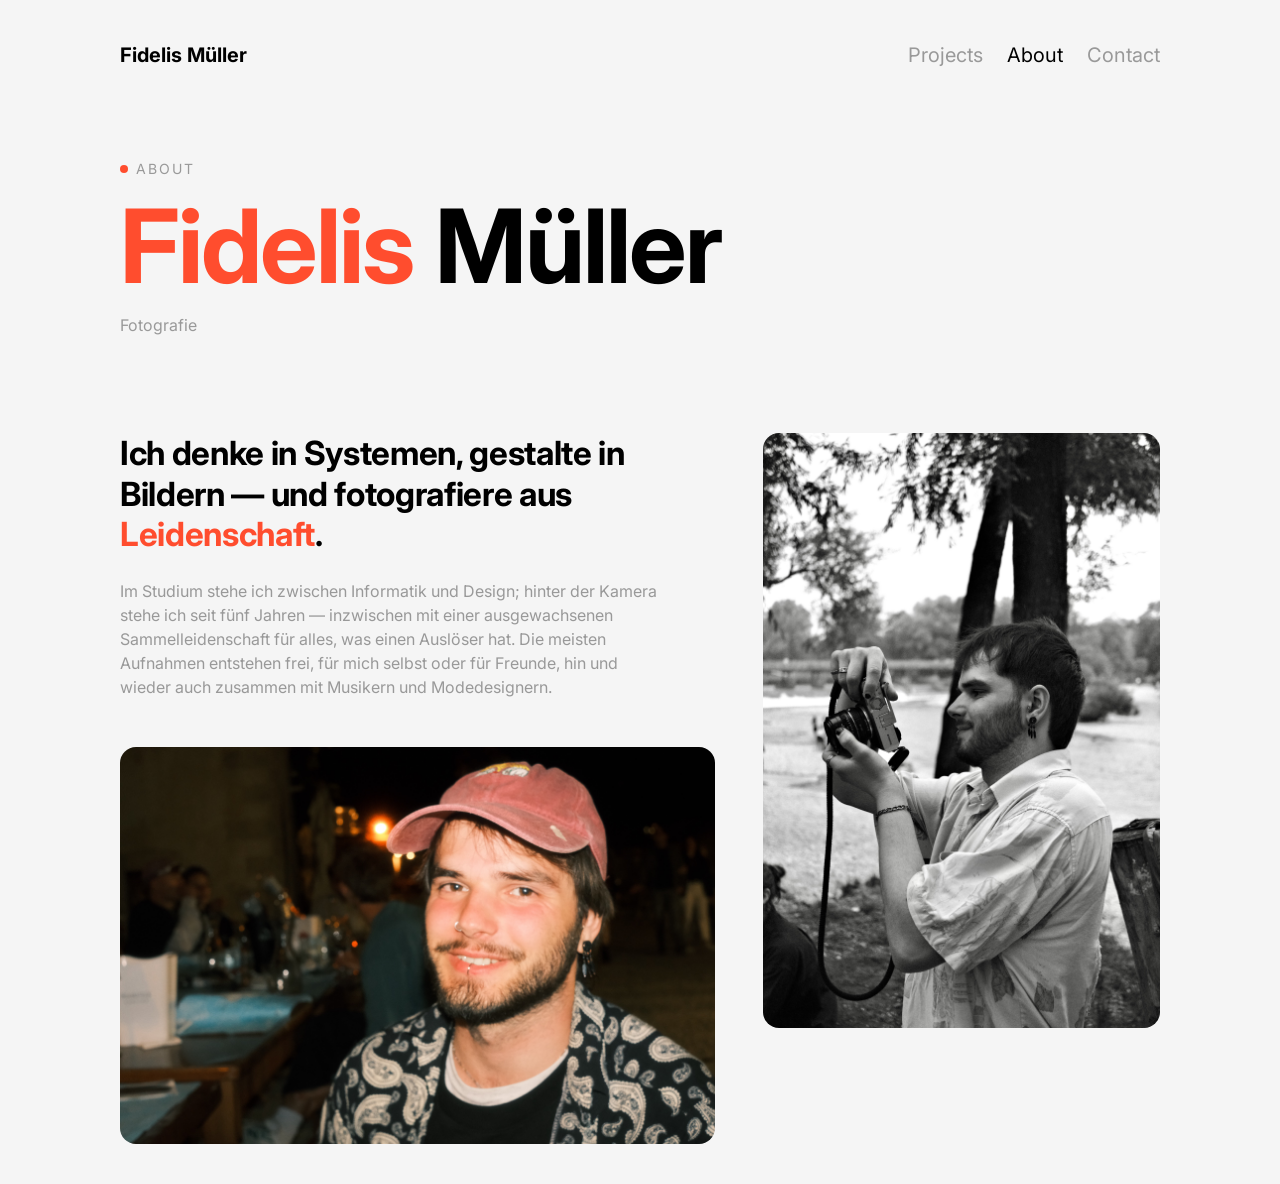
<file: index.html>
<!DOCTYPE html>
<html lang="en">
<head>
  <meta charset="UTF-8">
  <meta name="viewport" content="width=device-width, initial-scale=1.0">
  <title>Fidelis Müller — About</title>
  <link rel="preconnect" href="https://fonts.googleapis.com">
  <link rel="preconnect" href="https://fonts.gstatic.com" crossorigin>
  <link href="https://fonts.googleapis.com/css2?family=Inter:wght@400;700&display=swap" rel="stylesheet">
  <link rel="stylesheet" href="tokens.css">
  <link rel="stylesheet" href="concept.css">
</head>
<body>
  <div class="progress" aria-hidden="true"></div>

  <div class="canvas">
    <header class="header">
      <a class="header__logo" href="index.html">Fidelis Müller</a>
      <nav class="nav">
        <a class="nav__link" href="projects.html">Projects</a>
        <a class="nav__link nav__link--active" href="index.html">About</a>
        <a class="nav__link" href="contact.html">Contact</a>
      </nav>
    </header>

    <main class="concept">
      <section class="hero reveal">
        <span class="kicker">About</span>
        <h1 class="hero__title">
          <span class="accent">Fidelis</span>
          <span>Müller</span>
        </h1>
        <p class="hero__sub">Fotografie</p>
      </section>

      <section class="about">
        <div class="about__col reveal">
          <div class="about-text">
            <p class="lead">
              Ich denke in Systemen, gestalte in Bildern — und fotografiere aus
              <span class="accent">Leidenschaft</span>.
            </p>
            <p class="prose">
              Im Studium stehe ich zwischen Informatik und Design; hinter der
              Kamera stehe ich seit fünf Jahren — inzwischen mit einer
              ausgewachsenen Sammelleidenschaft für alles, was einen Auslöser hat.
              Die meisten Aufnahmen entstehen frei, für mich selbst oder für
              Freunde, hin und wieder auch zusammen mit Musikern und Modedesignern.
            </p>
          </div>
          <figure class="media media--wide">
            <div class="media__frame"><img class="media__img" src="images/about/02.jpg" alt="" loading="lazy" onerror="this.remove()"></div>
          </figure>
        </div>

        <figure class="media media--tall reveal">
          <div class="media__frame"><img class="media__img" src="images/about/01.jpg" alt="" loading="lazy" onerror="this.remove()"></div>
        </figure>
      </section>
    </main>
  </div>

  <script src="concept.js"></script>
</body>
</html>
</file>
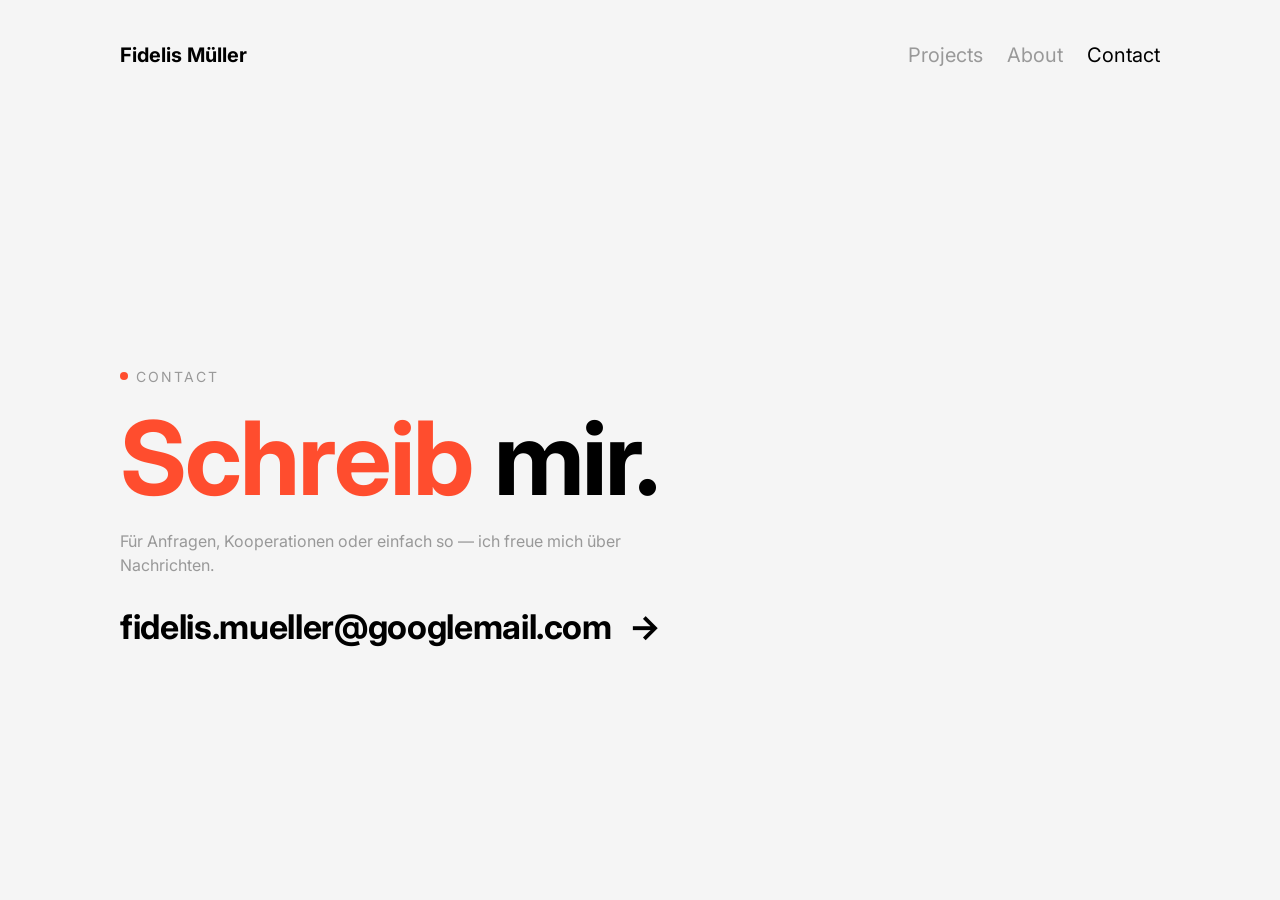
<file: contact.html>
<!DOCTYPE html>
<html lang="en">
<head>
  <meta charset="UTF-8">
  <meta name="viewport" content="width=device-width, initial-scale=1.0">
  <title>Fidelis Müller — Contact</title>
  <link rel="preconnect" href="https://fonts.googleapis.com">
  <link rel="preconnect" href="https://fonts.gstatic.com" crossorigin>
  <link href="https://fonts.googleapis.com/css2?family=Inter:wght@400;700&display=swap" rel="stylesheet">
  <link rel="stylesheet" href="tokens.css">
  <link rel="stylesheet" href="concept.css">
</head>
<body>
  <div class="progress" aria-hidden="true"></div>

  <div class="canvas">
    <header class="header">
      <a class="header__logo" href="index.html">Fidelis Müller</a>
      <nav class="nav">
        <a class="nav__link" href="projects.html">Projects</a>
        <a class="nav__link" href="index.html">About</a>
        <a class="nav__link nav__link--active" href="contact.html">Contact</a>
      </nav>
    </header>

    <main class="concept contact">
      <div class="contact__inner reveal">
        <span class="kicker">Contact</span>
        <h1 class="hero__title"><span class="accent">Schreib</span> mir.</h1>
        <p class="contact__lead">Für Anfragen, Kooperationen oder einfach so — ich freue mich über Nachrichten.</p>
        <a class="contact__mail" href="mailto:fidelis.mueller@googlemail.com">fidelis.mueller@googlemail.com&nbsp;<span class="contact__arrow">→</span></a>
      </div>
    </main>
  </div>

  <script src="concept.js"></script>
</body>
</html>
</file>
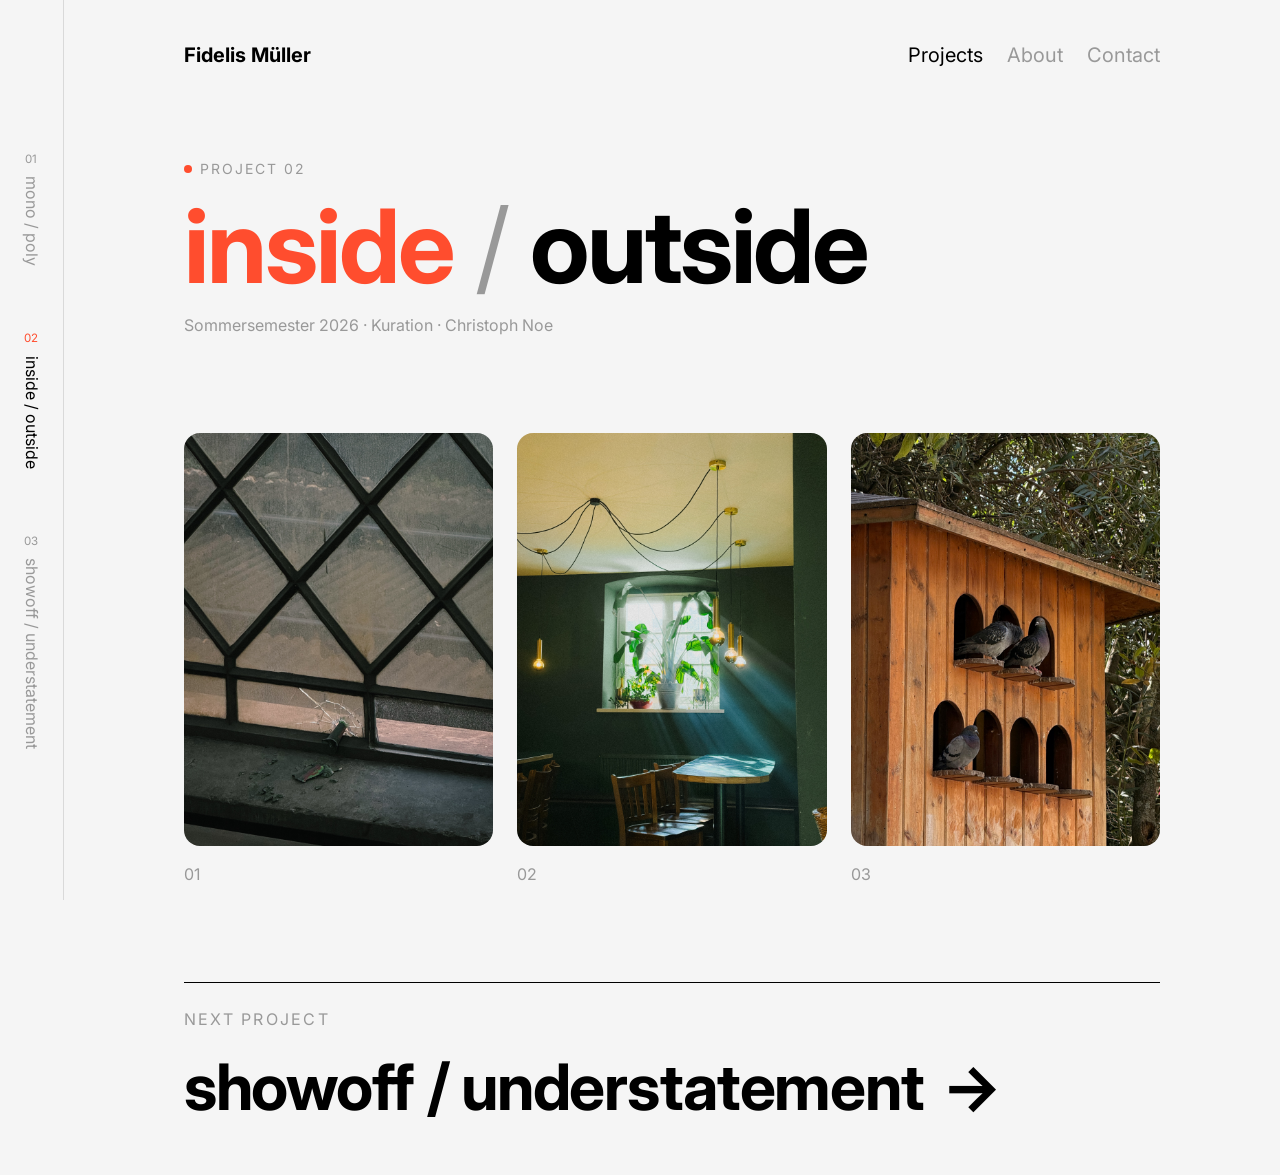
<file: inside-outside.html>
<!DOCTYPE html>
<html lang="en">
<head>
  <meta charset="UTF-8">
  <meta name="viewport" content="width=device-width, initial-scale=1.0">
  <title>Fidelis Müller — inside / outside</title>
  <link rel="preconnect" href="https://fonts.googleapis.com">
  <link rel="preconnect" href="https://fonts.gstatic.com" crossorigin>
  <link href="https://fonts.googleapis.com/css2?family=Inter:wght@400;700&display=swap" rel="stylesheet">
  <link rel="stylesheet" href="tokens.css">
  <link rel="stylesheet" href="concept.css">
</head>
<body>
  <div class="progress" aria-hidden="true"></div>

  <div class="canvas">
    <header class="header">
      <a class="header__logo" href="index.html">Fidelis Müller</a>
      <nav class="nav">
        <a class="nav__link nav__link--active" href="projects.html">Projects</a>
        <a class="nav__link" href="index.html">About</a>
        <a class="nav__link" href="contact.html">Contact</a>
      </nav>
    </header>

    <nav class="project-switch" aria-label="Projects">
      <a class="project-switch__item" href="mono-poly.html"><span class="project-switch__num">01</span><span>mono / poly</span></a>
      <a class="project-switch__item project-switch__item--active" aria-current="page" href="inside-outside.html"><span class="project-switch__num">02</span><span>inside / outside</span></a>
      <a class="project-switch__item" href="showoff-understatement.html"><span class="project-switch__num">03</span><span>showoff / understatement</span></a>
    </nav>

    <main class="concept">
      <section class="hero reveal">
        <span class="kicker">Project 02</span>
        <h1 class="hero__title">
          <span class="accent">inside</span>
          <span class="slash">/</span>
          <span>outside</span>
        </h1>
        <p class="hero__sub">Sommersemester 2026 · Kuration · Christoph Noe</p>
      </section>

      <section class="gallery">
        <div class="media-pair">
          <figure class="media media--portrait reveal">
            <div class="media__frame"><img class="media__img" src="images/inside-outside/01.jpg" alt="" loading="lazy" onerror="this.remove()"></div>
            <figcaption class="media__cap"><span class="num">01</span></figcaption>
          </figure>
          <figure class="media media--portrait reveal">
            <div class="media__frame"><img class="media__img" src="images/inside-outside/02.jpg" alt="" loading="lazy" onerror="this.remove()"></div>
            <figcaption class="media__cap"><span class="num">02</span></figcaption>
          </figure>
          <figure class="media media--portrait reveal">
            <div class="media__frame"><img class="media__img" src="images/inside-outside/03.jpg" alt="" loading="lazy" onerror="this.remove()"></div>
            <figcaption class="media__cap"><span class="num">03</span></figcaption>
          </figure>
        </div>
      </section>

      <a class="next reveal" href="showoff-understatement.html">
        <span class="next__label">Next project</span>
        <span class="next__title">showoff / understatement <span class="next__arrow">→</span></span>
      </a>
    </main>
  </div>

  <script src="concept.js"></script>
</body>
</html>
</file>
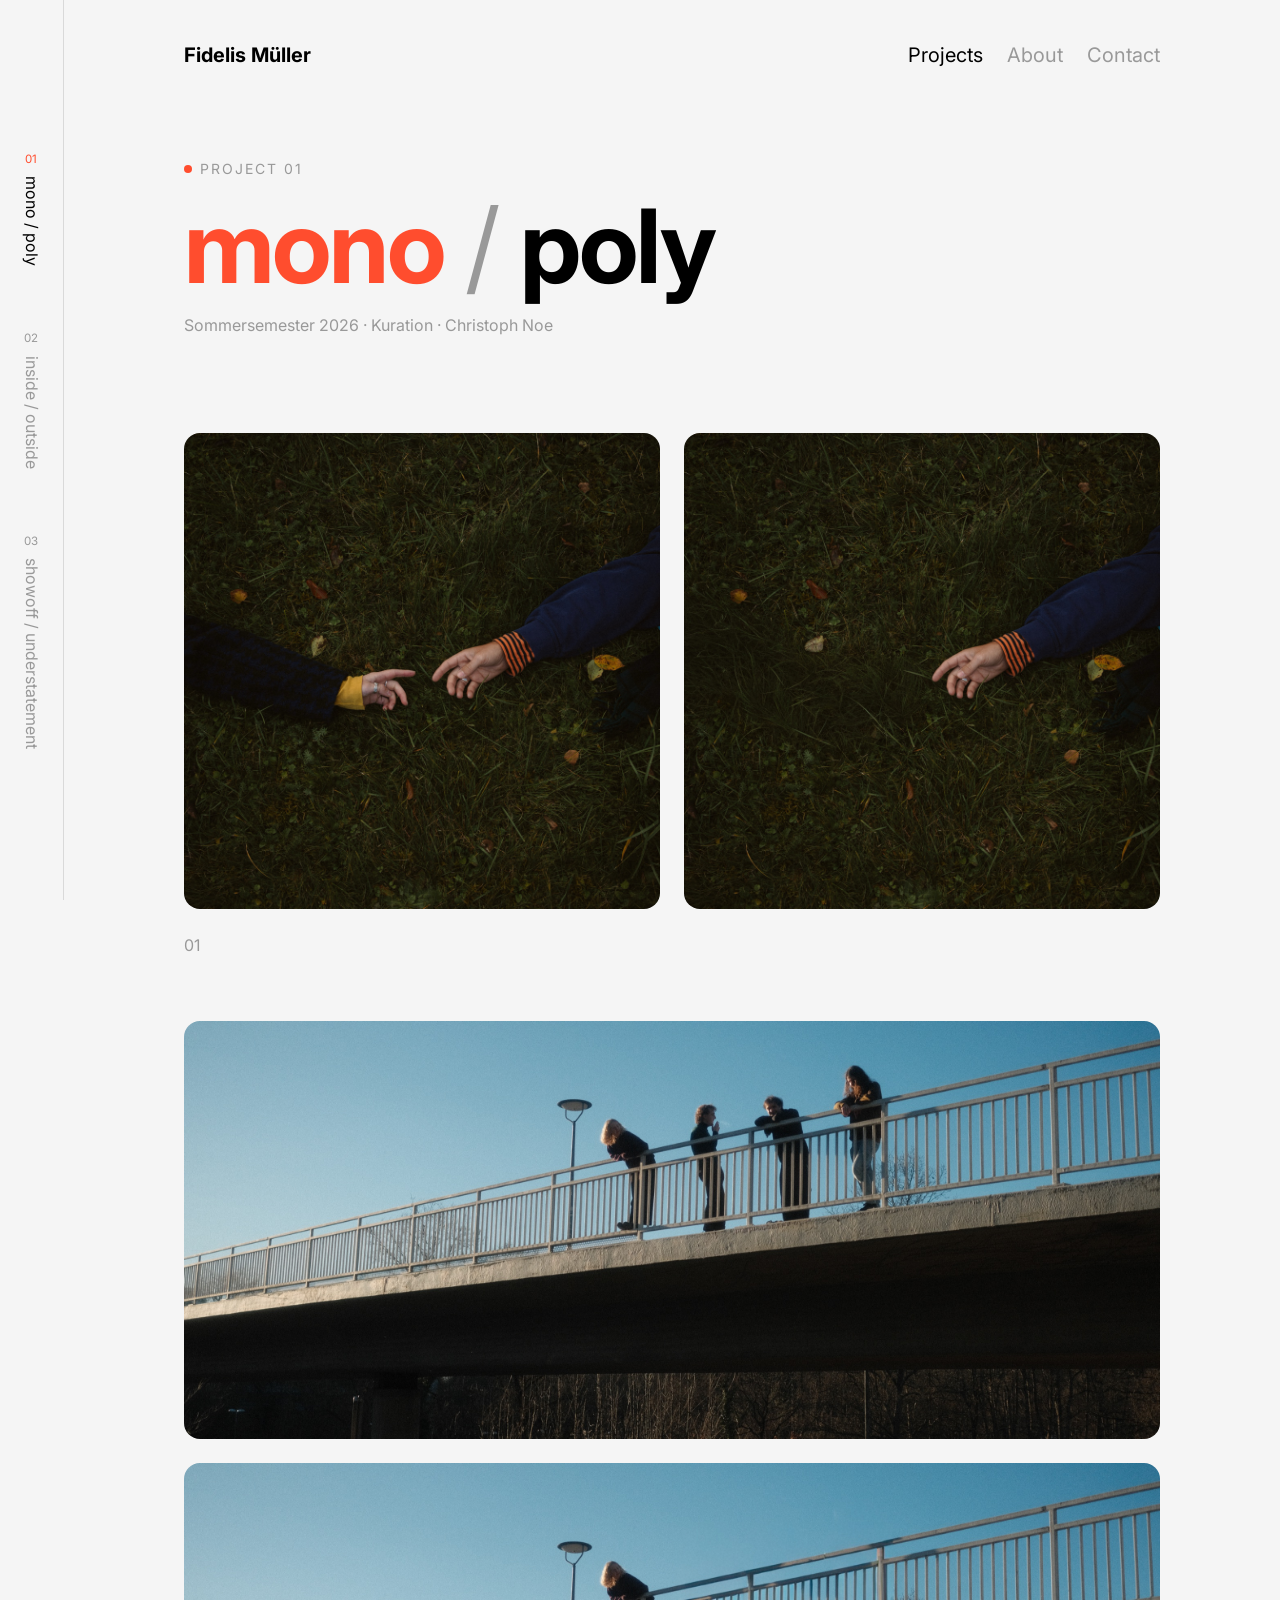
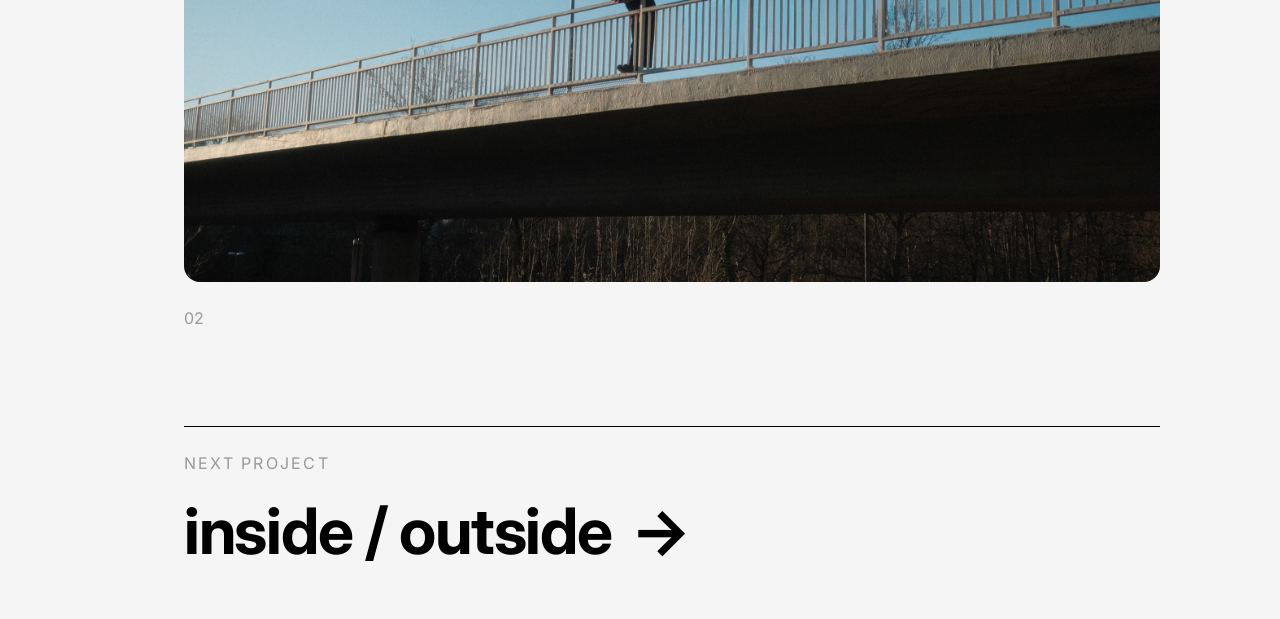
<file: mono-poly.html>
<!DOCTYPE html>
<html lang="en">
<head>
  <meta charset="UTF-8">
  <meta name="viewport" content="width=device-width, initial-scale=1.0">
  <title>Fidelis Müller — mono / poly</title>
  <link rel="preconnect" href="https://fonts.googleapis.com">
  <link rel="preconnect" href="https://fonts.gstatic.com" crossorigin>
  <link href="https://fonts.googleapis.com/css2?family=Inter:wght@400;700&display=swap" rel="stylesheet">
  <link rel="stylesheet" href="tokens.css">
  <link rel="stylesheet" href="concept.css">
</head>
<body>
  <div class="progress" aria-hidden="true"></div>

  <div class="canvas">
    <header class="header">
      <a class="header__logo" href="index.html">Fidelis Müller</a>
      <nav class="nav">
        <a class="nav__link nav__link--active" href="projects.html">Projects</a>
        <a class="nav__link" href="index.html">About</a>
        <a class="nav__link" href="contact.html">Contact</a>
      </nav>
    </header>

    <nav class="project-switch" aria-label="Projects">
      <a class="project-switch__item project-switch__item--active" aria-current="page" href="mono-poly.html"><span class="project-switch__num">01</span><span>mono / poly</span></a>
      <a class="project-switch__item" href="inside-outside.html"><span class="project-switch__num">02</span><span>inside / outside</span></a>
      <a class="project-switch__item" href="showoff-understatement.html"><span class="project-switch__num">03</span><span>showoff / understatement</span></a>
    </nav>

    <main class="concept">
      <section class="hero reveal">
        <span class="kicker">Project 01</span>
        <h1 class="hero__title">
          <span class="accent">mono</span>
          <span class="slash">/</span>
          <span>poly</span>
        </h1>
        <p class="hero__sub">Sommersemester 2026 · Kuration · Christoph Noe</p>
      </section>

      <section class="gallery">
        <!-- Pair 01 — two squares, side by side -->
        <div class="pair-group reveal">
          <div class="media-pair">
            <figure class="media media--square">
              <div class="media__frame"><img class="media__img" src="images/mono-poly/01.jpg" alt="" loading="lazy" onerror="this.remove()"></div>
            </figure>
            <figure class="media media--square">
              <div class="media__frame"><img class="media__img" src="images/mono-poly/02.jpg" alt="" loading="lazy" onerror="this.remove()"></div>
            </figure>
          </div>
          <div class="media__cap"><span class="num">01</span></div>
        </div>

        <!-- Pair 02 — two panoramas, stacked -->
        <div class="pair-group reveal">
          <figure class="media media--pano">
            <div class="media__frame"><img class="media__img" src="images/mono-poly/03.jpg" alt="" loading="lazy" onerror="this.remove()"></div>
          </figure>
          <figure class="media media--pano">
            <div class="media__frame"><img class="media__img" src="images/mono-poly/04.jpg" alt="" loading="lazy" onerror="this.remove()"></div>
          </figure>
          <div class="media__cap"><span class="num">02</span></div>
        </div>
      </section>

      <a class="next reveal" href="inside-outside.html">
        <span class="next__label">Next project</span>
        <span class="next__title">inside / outside <span class="next__arrow">→</span></span>
      </a>
    </main>
  </div>

  <script src="concept.js"></script>
</body>
</html>
</file>
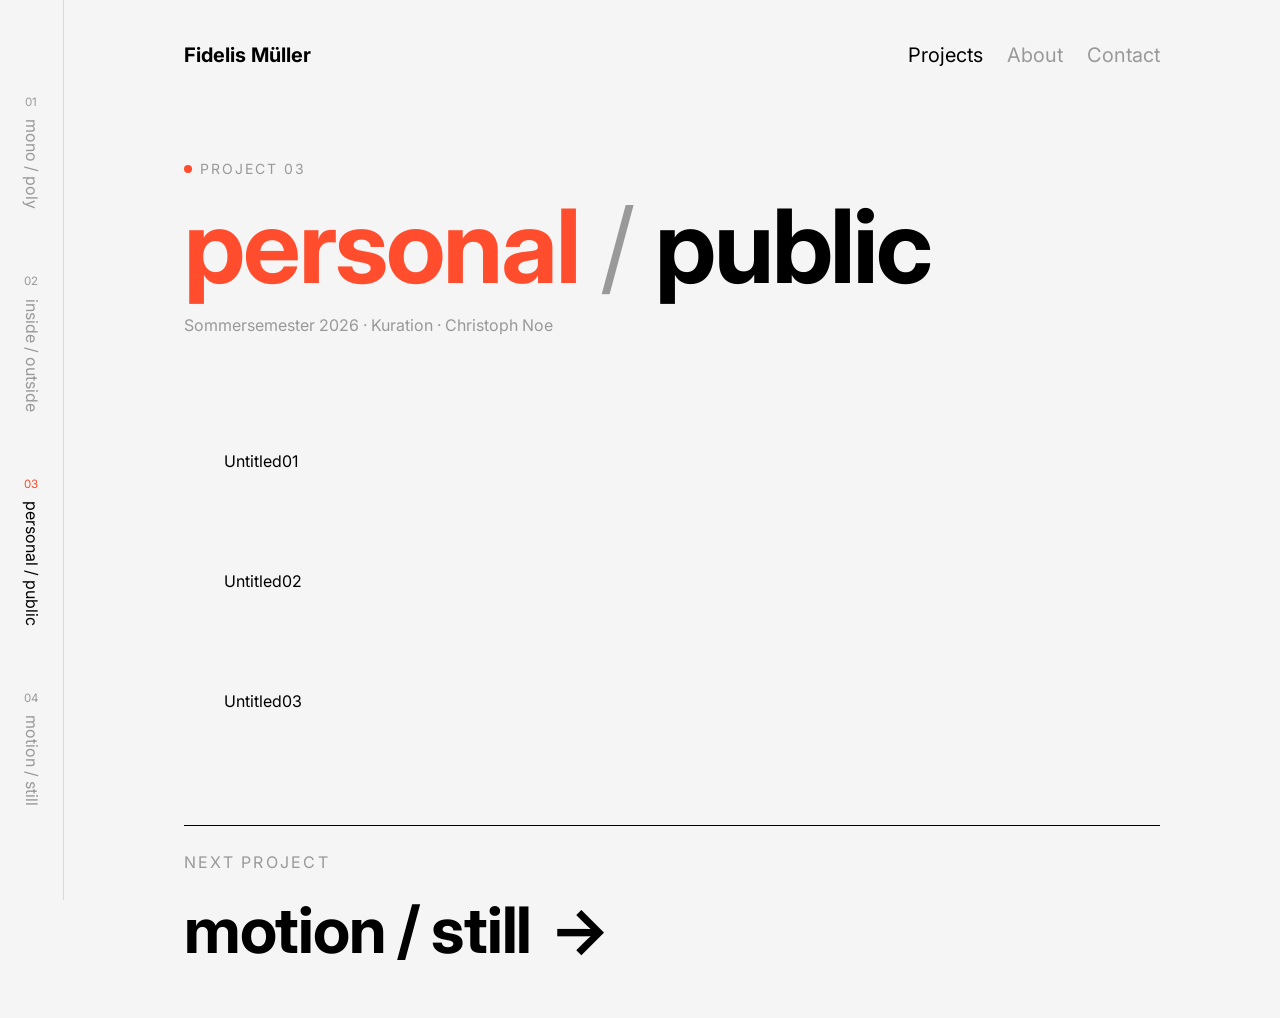
<file: personal-public.html>
<!DOCTYPE html>
<html lang="en">
<head>
  <meta charset="UTF-8">
  <meta name="viewport" content="width=device-width, initial-scale=1.0">
  <title>Fidelis Müller — personal / public</title>
  <link rel="preconnect" href="https://fonts.googleapis.com">
  <link rel="preconnect" href="https://fonts.gstatic.com" crossorigin>
  <link href="https://fonts.googleapis.com/css2?family=Inter:wght@400;700&display=swap" rel="stylesheet">
  <link rel="stylesheet" href="tokens.css">
  <link rel="stylesheet" href="concept.css">
</head>
<body>
  <div class="progress" aria-hidden="true"></div>

  <div class="canvas">
    <header class="header">
      <a class="header__logo" href="index.html">Fidelis Müller</a>
      <nav class="nav">
        <a class="nav__link nav__link--active" href="projects.html">Projects</a>
        <a class="nav__link" href="index.html">About</a>
        <a class="nav__link" href="contact.html">Contact</a>
      </nav>
    </header>

    <nav class="project-switch" aria-label="Projects">
      <a class="project-switch__item" href="mono-poly.html"><span class="project-switch__num">01</span><span>mono / poly</span></a>
      <a class="project-switch__item" href="inside-outside.html"><span class="project-switch__num">02</span><span>inside / outside</span></a>
      <a class="project-switch__item project-switch__item--active" aria-current="page" href="personal-public.html"><span class="project-switch__num">03</span><span>personal / public</span></a>
      <a class="project-switch__item" href="motion-still.html"><span class="project-switch__num">04</span><span>motion / still</span></a>
    </nav>

    <main class="concept">
      <section class="hero reveal">
        <span class="kicker">Project 03</span>
        <h1 class="hero__title">
          <span class="accent">personal</span>
          <span class="slash">/</span>
          <span>public</span>
        </h1>
        <p class="hero__sub">Sommersemester 2026 · Kuration · Christoph Noe</p>
      </section>

      <section class="gallery">
        <figure class="tile tile--1 reveal">
          <div class="tile__media"></div>
          <figcaption class="tile__cap"><span>Untitled</span><span class="num">01</span></figcaption>
        </figure>
        <figure class="tile tile--2 reveal">
          <div class="tile__media"></div>
          <figcaption class="tile__cap"><span>Untitled</span><span class="num">02</span></figcaption>
        </figure>
        <figure class="tile tile--3 reveal">
          <div class="tile__media"></div>
          <figcaption class="tile__cap"><span>Untitled</span><span class="num">03</span></figcaption>
        </figure>
      </section>

      <a class="next reveal" href="motion-still.html">
        <span class="next__label">Next project</span>
        <span class="next__title">motion / still <span class="next__arrow">→</span></span>
      </a>
    </main>
  </div>

  <script src="concept.js"></script>
</body>
</html>
</file>
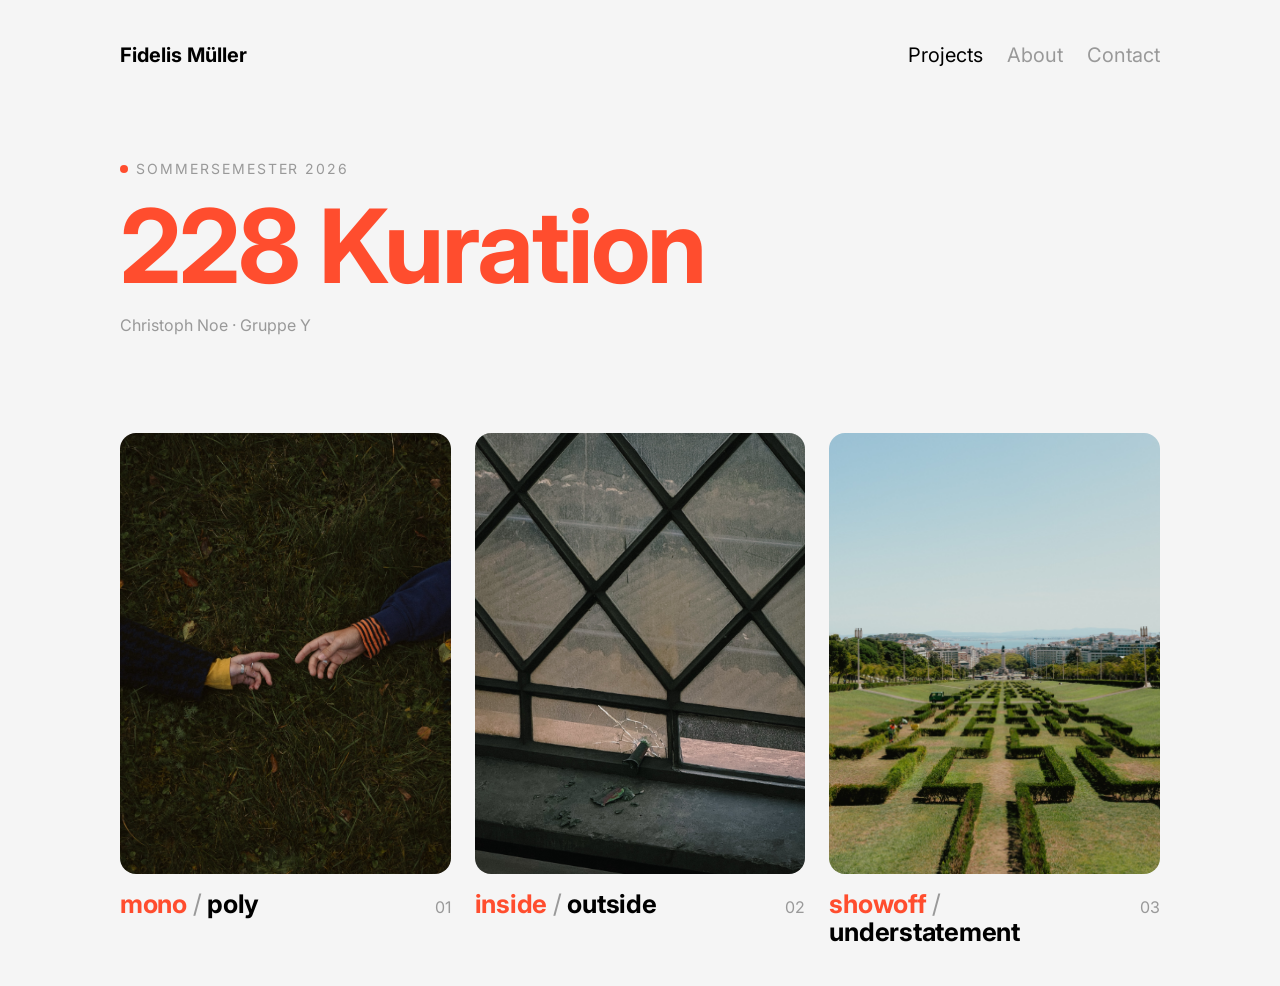
<file: projects.html>
<!DOCTYPE html>
<html lang="en">
<head>
  <meta charset="UTF-8">
  <meta name="viewport" content="width=device-width, initial-scale=1.0">
  <title>Fidelis Müller — Projects</title>
  <link rel="preconnect" href="https://fonts.googleapis.com">
  <link rel="preconnect" href="https://fonts.gstatic.com" crossorigin>
  <link href="https://fonts.googleapis.com/css2?family=Inter:wght@400;700&display=swap" rel="stylesheet">
  <link rel="stylesheet" href="tokens.css">
  <link rel="stylesheet" href="concept.css">
</head>
<body>
  <div class="progress" aria-hidden="true"></div>

  <div class="canvas">
    <header class="header">
      <a class="header__logo" href="index.html">Fidelis Müller</a>
      <nav class="nav">
        <a class="nav__link nav__link--active" href="projects.html">Projects</a>
        <a class="nav__link" href="index.html">About</a>
        <a class="nav__link" href="contact.html">Contact</a>
      </nav>
    </header>

    <main class="concept">
      <section class="hero reveal">
        <span class="kicker">Sommersemester 2026</span>
        <h1 class="hero__title">
          <span class="accent">228 Kuration</span>
        </h1>
        <p class="hero__sub">Christoph Noe · Gruppe Y</p>
      </section>

      <section class="index">
        <a class="teaser reveal" href="mono-poly.html">
          <div class="teaser__frame"><img class="teaser__img" src="images/mono-poly/01.jpg" alt="" loading="lazy" onerror="this.remove()"></div>
          <div class="teaser__row">
            <h2 class="teaser__title"><span class="accent">mono</span> <span class="slash">/</span> poly</h2>
            <span class="teaser__num">01</span>
          </div>
        </a>

        <a class="teaser reveal" href="inside-outside.html">
          <div class="teaser__frame"><img class="teaser__img" src="images/inside-outside/01.jpg" alt="" loading="lazy" onerror="this.remove()"></div>
          <div class="teaser__row">
            <h2 class="teaser__title"><span class="accent">inside</span> <span class="slash">/</span> outside</h2>
            <span class="teaser__num">02</span>
          </div>
        </a>

        <a class="teaser reveal" href="showoff-understatement.html">
          <div class="teaser__frame"><img class="teaser__img" src="images/showoff-understatement/01.jpg" alt="" loading="lazy" onerror="this.remove()"></div>
          <div class="teaser__row">
            <h2 class="teaser__title"><span class="accent">showoff</span> <span class="slash">/</span> understatement</h2>
            <span class="teaser__num">03</span>
          </div>
        </a>
      </section>
    </main>
  </div>

  <script src="concept.js"></script>
</body>
</html>
</file>
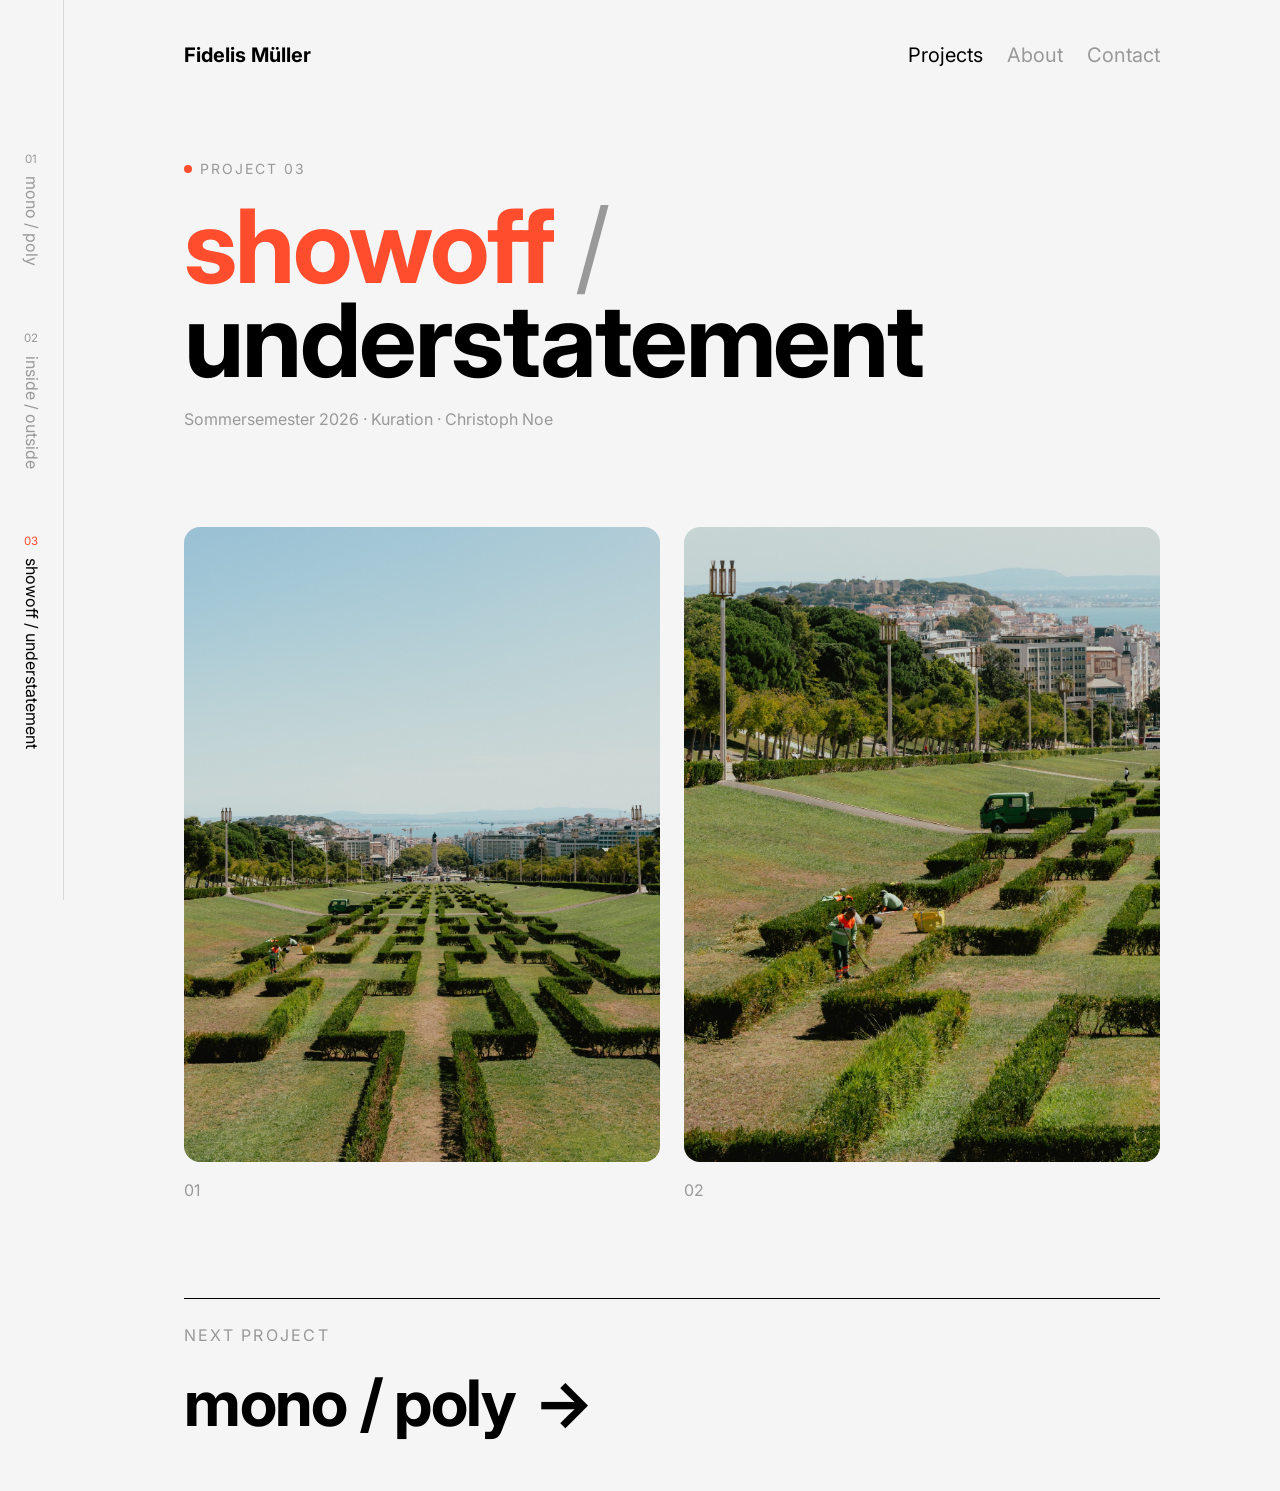
<file: showoff-understatement.html>
<!DOCTYPE html>
<html lang="en">
<head>
  <meta charset="UTF-8">
  <meta name="viewport" content="width=device-width, initial-scale=1.0">
  <title>Fidelis Müller — showoff / understatement</title>
  <link rel="preconnect" href="https://fonts.googleapis.com">
  <link rel="preconnect" href="https://fonts.gstatic.com" crossorigin>
  <link href="https://fonts.googleapis.com/css2?family=Inter:wght@400;700&display=swap" rel="stylesheet">
  <link rel="stylesheet" href="tokens.css">
  <link rel="stylesheet" href="concept.css">
</head>
<body>
  <div class="progress" aria-hidden="true"></div>

  <div class="canvas">
    <header class="header">
      <a class="header__logo" href="index.html">Fidelis Müller</a>
      <nav class="nav">
        <a class="nav__link nav__link--active" href="projects.html">Projects</a>
        <a class="nav__link" href="index.html">About</a>
        <a class="nav__link" href="contact.html">Contact</a>
      </nav>
    </header>

    <nav class="project-switch" aria-label="Projects">
      <a class="project-switch__item" href="mono-poly.html"><span class="project-switch__num">01</span><span>mono / poly</span></a>
      <a class="project-switch__item" href="inside-outside.html"><span class="project-switch__num">02</span><span>inside / outside</span></a>
      <a class="project-switch__item project-switch__item--active" aria-current="page" href="showoff-understatement.html"><span class="project-switch__num">03</span><span>showoff / understatement</span></a>
    </nav>

    <main class="concept">
      <section class="hero reveal">
        <span class="kicker">Project 03</span>
        <h1 class="hero__title">
          <span class="accent">showoff</span>
          <span class="slash">/</span>
          <span>understatement</span>
        </h1>
        <p class="hero__sub">Sommersemester 2026 · Kuration · Christoph Noe</p>
      </section>

      <section class="gallery">
        <div class="media-pair">
          <figure class="media media--portrait reveal">
            <div class="media__frame"><img class="media__img" src="images/showoff-understatement/01.jpg" alt="" loading="lazy" onerror="this.remove()"></div>
            <figcaption class="media__cap"><span class="num">01</span></figcaption>
          </figure>
          <figure class="media media--portrait reveal">
            <div class="media__frame"><img class="media__img" src="images/showoff-understatement/02.jpg" alt="" loading="lazy" onerror="this.remove()"></div>
            <figcaption class="media__cap"><span class="num">02</span></figcaption>
          </figure>
        </div>
      </section>

      <a class="next reveal" href="mono-poly.html">
        <span class="next__label">Next project</span>
        <span class="next__title">mono / poly <span class="next__arrow">→</span></span>
      </a>
    </main>
  </div>

  <script src="concept.js"></script>
</body>
</html>
</file>
<file: tokens.css>
/* =============================================================================
   FidelMu Portfolio — Design Tokens & Layout Primitives
   Extracted 1:1 from Figma (file vNpf36PUFegGWv0P5jliZZ).
   Desktop reference frame: 1440px wide.

   These values are the source of truth. Adapt the *syntax* to your stack
   (CSS Modules, Tailwind config, styled-components, etc.) but keep the values.
   ============================================================================= */

:root {
  color-scheme: light dark;     /* UA controls (scrollbars, form fields) follow the theme */

  /* ---- Color ------------------------------------------------------------- */
  --color-bg: #f5f5f5;          /* page background */
  --color-text: #000000;        /* primary text, active nav/menu items */
  --color-text-muted: #999999;  /* inactive nav/menu items, caption numbers, subtitles */
  --color-placeholder: #d9d9d9; /* image placeholder boxes */
  --color-divider: #d9d9d9;     /* vertical hairline divider */

  /* ---- Typography -------------------------------------------------------- */
  --font-family: 'Inter', -apple-system, BlinkMacSystemFont, 'Segoe UI', Roboto, Helvetica, Arial, sans-serif;
  --font-weight-regular: 400;
  --font-weight-bold: 700;

  /* Type scale (px values exactly as in Figma) */
  --text-title: 40px;   /* h1 / page + project titles — Bold */
  --text-lg: 20px;      /* logo, nav, sidebar menu, overview subtitle — Regular (logo Bold) */
  --text-base: 16px;    /* body copy, captions, project "SoSe 2026" subtitle — Regular */

  --leading-title: 1.2;   /* "normal" in Figma */
  --leading-body: 1.5;    /* 24px line-height on 16px body */
  --leading-normal: 1.2;  /* nav, captions, titles use Figma "normal" */

  /* ---- Spacing scale (8px base) ----------------------------------------- */
  --space-8: 8px;
  --space-16: 16px;
  --space-24: 24px;
  --space-48: 48px;
  --space-56: 56px;
  --space-64: 64px;

  /* ---- Page layout ------------------------------------------------------- */
  --canvas-width: 1440px;        /* design frame width */
  --page-margin-x: 120px;        /* left/right page padding */
  --page-padding-y: 56px;        /* top/bottom page padding (developed pages) */
  --content-max-width: 1200px;   /* 1440 - 2*120 */

  /* ---- Body grid (sidebar + divider + main) ----------------------------- */
  --sidebar-width: 280px;
  --body-gap: 64px;              /* gap between sidebar / divider / main */
  --divider-width: 1px;

  /* ---- Photo / media ----------------------------------------------------- */
  --photo-single-height: 560px;  /* full-width photo on project pages */
  --photo-pair-height: 480px;    /* each photo in a side-by-side pair */
  --photo-pair-gap: 24px;
  --about-image-height: 420px;   /* about-page image column */
}

/* =============================================================================
   Dark theme — not in the Figma (light-only), added so the site works when the
   OS/browser is in dark mode. Only the colour tokens flip; every component reads
   them, so the whole site (incl. the sticky project switcher) adapts.
   ============================================================================= */
@media (prefers-color-scheme: dark) {
  :root {
    --color-bg: #121212;          /* page background */
    --color-text: #f2f2f2;        /* primary text, active nav/menu items */
    --color-text-muted: #8c8c8c;  /* inactive nav/menu items, caption numbers, subtitles */
    --color-placeholder: #262626; /* image placeholder boxes */
    --color-divider: #303030;     /* hairline dividers + switcher border */
  }
}

/* =============================================================================
   Base
   ============================================================================= */
*,
*::before,
*::after { box-sizing: border-box; }

html, body { margin: 0; padding: 0; }

body {
  background: var(--color-bg);
  color: var(--color-text);
  font-family: var(--font-family);
  font-size: var(--text-base);
  font-weight: var(--font-weight-regular);
  line-height: var(--leading-body);
  -webkit-font-smoothing: antialiased;
}

/* =============================================================================
   Typography helpers
   ============================================================================= */
.title {           /* page / project headline */
  font-size: var(--text-title);
  font-weight: var(--font-weight-bold);
  line-height: var(--leading-title);
  margin: 0;
}

.subtitle {        /* e.g. "Christoph Noe" (black) */
  font-size: var(--text-lg);
  font-weight: var(--font-weight-regular);
}

.meta {            /* muted secondary text, e.g. "SoSe 2026" */
  font-size: var(--text-base);
  color: var(--color-text-muted);
}

.body-text {
  font-size: var(--text-base);
  line-height: var(--leading-body);
  max-width: 560px; /* matches the running-text column width in Figma */
}

/* =============================================================================
   Layout primitives — drop-in, pixel-accurate to Figma
   ============================================================================= */

/* Page shell: centered 1440 frame, 120px side gutters */
.page {
  max-width: var(--canvas-width);
  margin-inline: auto;
  padding: var(--page-padding-y) var(--page-margin-x);
  display: flex;
  flex-direction: column;
  gap: var(--space-64);
  min-height: 100vh;
}

/* Header: logo left, nav right */
.header {
  display: flex;
  align-items: center;
  justify-content: space-between;
  font-size: var(--text-lg);
}
.header__logo {
  font-weight: var(--font-weight-bold);
  color: var(--color-text);
  text-decoration: none;
}
.nav {
  display: flex;
  gap: var(--space-24);
}
.nav__link {
  color: var(--color-text-muted);
  text-decoration: none;
}
.nav__link--active,
.nav__link:hover {
  color: var(--color-text);
}

/* Body: sidebar | hairline divider | main column */
.body-grid {
  display: flex;
  gap: var(--body-gap);
  align-items: stretch;
  flex: 1;
}
.sidebar {
  flex: 0 0 var(--sidebar-width);
  width: var(--sidebar-width);
}
.divider {
  flex: 0 0 var(--divider-width);
  width: var(--divider-width);
  background: var(--color-divider);
  align-self: stretch;
}
.main {
  flex: 1 1 0;
  min-width: 0;
  display: flex;
  flex-direction: column;
  gap: var(--space-56);
}

/* Sidebar project menu (vertical, centered) */
.project-menu {
  display: flex;
  flex-direction: column;
  gap: var(--space-24);
  justify-content: center;
  height: 100%;
  font-size: var(--text-lg);
}
.project-menu__item {
  color: var(--color-text-muted);
  text-decoration: none;
}
.project-menu__item--active,
.project-menu__item:hover {
  color: var(--color-text);
}

/* Single full-width photo + caption */
.photo {
  display: flex;
  flex-direction: column;
  gap: var(--space-16);
  width: 100%;
}
.photo__image {
  width: 100%;
  height: var(--photo-single-height);
  background: var(--color-placeholder);
}

/* Two photos side by side */
.photo-pair {
  display: flex;
  gap: var(--photo-pair-gap);
  width: 100%;
}
.photo-pair .photo { flex: 1 1 0; min-width: 0; }
.photo-pair .photo__image { height: var(--photo-pair-height); }

/* Caption row: label left (black), index right (muted) */
.caption {
  display: flex;
  align-items: center;
  justify-content: space-between;
  font-size: var(--text-base);
  width: 100%;
}
.caption__index { color: var(--color-text-muted); }

/* About page: narrow image column on the right */
.about-images {
  flex: 0 0 var(--sidebar-width);
  width: var(--sidebar-width);
  display: flex;
  flex-direction: column;
  gap: var(--space-24);
}
.about-images__image {
  width: 100%;
  height: var(--about-image-height);
  background: var(--color-placeholder);
}

/* Home: scattered / staggered project wall.
   The Figma places teasers at varying sizes and offsets (asymmetric).
   Treat this as an art-directed layout, not a uniform grid. */
.project-teaser {
  display: flex;
  flex-direction: column;
  gap: var(--space-24);
}
.project-teaser__image {
  width: 100%;
  background: var(--color-placeholder);
}
.project-teaser__info {
  display: flex;
  align-items: center;
  justify-content: space-between;
  font-size: var(--text-lg);
}
</file>
<file: concept.css>
/* =============================================================================
   Fidelis Müller Portfolio — "motion / still" concept page
   A more dynamic / playful, yet still reduced direction. Self-contained:
   builds on tokens.css (base reset, type, header, colors) and adds ONE warm
   accent + kinetic detailing. Does NOT touch the other pages' styling.

   Keeps the 8pt grid for spacing; type is fluid (clamp) by intent.
   All motion is progressive enhancement and respects prefers-reduced-motion.
   ============================================================================= */

:root {
  --accent: #ff4d2e;          /* the single playful accent */
  --accent-ink: #ffffff;      /* text on accent fills */
  --radius: 16px;             /* soft, friendly image corners */
}

/* ---- Page shell ---------------------------------------------------------- */
.canvas {
  max-width: var(--canvas-width);
  margin-inline: auto;
  padding: 40px var(--page-margin-x);
  display: flex;
  flex-direction: column;
  gap: var(--space-64);
  min-height: 100vh;
}
.concept {
  display: flex;
  flex-direction: column;
  gap: 96px;            /* 12 × 8 */
  padding-top: var(--space-24);
}

/* Scroll progress bar (thin accent line at the very top) */
.progress {
  position: fixed;
  inset: 0 0 auto 0;
  height: 3px;
  background: var(--accent);
  transform: scaleX(0);
  transform-origin: 0 50%;
  z-index: 60;
}

/* ---- Sticky project switcher -------------------------------------------- */
/* Always-available index of all projects; sticks to the top on scroll so you
   can jump between projects from anywhere on the page. */
.project-switch {
  position: sticky;
  top: 0;
  z-index: 40;
  display: flex;
  flex-wrap: wrap;
  gap: var(--space-16) var(--space-48);
  padding-block: var(--space-16);
  background: var(--color-bg);
  border-bottom: 1px solid var(--color-divider);
}
.project-switch__item {
  display: inline-flex;
  align-items: baseline;
  gap: var(--space-8);
  font-size: var(--text-base);
  color: var(--color-text-muted);
  text-decoration: none;
  transition: color 0.25s;
}
.project-switch__num { font-size: 0.72em; letter-spacing: 0.04em; }
.project-switch__item:hover,
.project-switch__item--active { color: var(--color-text); }
.project-switch__item--active .project-switch__num { color: var(--accent); }

/* On wider screens, move the switcher to a narrow vertical rail pinned to the
   left edge (like a side taskbar). Project names are set vertically; the page
   content is shifted right to clear it. */
@media (min-width: 901px) {
  body:has(.project-switch) { padding-left: 64px; }   /* reserve the rail's column (only when a rail exists) */
  .project-switch {
    position: fixed;
    inset: 0 auto 0 0;                         /* full-height strip at the left */
    width: 64px;
    flex-direction: column;
    flex-wrap: nowrap;
    align-items: center;
    justify-content: center;
    gap: var(--space-64);            /* grouped in the middle, but with room to breathe */
    padding: var(--space-24) 0;
    background: var(--color-bg);
    border-bottom: none;
    border-right: 1px solid var(--color-divider);
  }
  .project-switch__item {
    flex-direction: column;
    align-items: center;
    gap: var(--space-8);
  }
  .project-switch__item > span:last-child { writing-mode: vertical-rl; }  /* the name, rotated */
}

/* ---- Hero ---------------------------------------------------------------- */
.hero { display: flex; flex-direction: column; gap: 20px; }

.kicker {
  display: inline-flex;
  align-items: center;
  gap: var(--space-8);
  font-size: 14px;
  letter-spacing: 0.14em;
  text-transform: uppercase;
  color: var(--color-text-muted);
}
.kicker::before {
  content: "";
  width: 8px;
  height: 8px;
  border-radius: 50%;
  background: var(--accent);
  animation: pulse 1.8s ease-in-out infinite;
}
@keyframes pulse {
  0%, 100% { transform: scale(1);   opacity: 1;   }
  50%      { transform: scale(1.7); opacity: 0.45;}
}

.hero__title {
  margin: 0;
  font-weight: var(--font-weight-bold);
  line-height: 0.92;
  letter-spacing: -0.02em;
  font-size: clamp(46px, 8vw, 106px);
  display: flex;
  flex-wrap: wrap;
  align-items: baseline;
  column-gap: 0.22em;
}
.hero__title .accent { color: var(--accent); }
.hero__title .slash  { color: var(--color-text-muted); font-weight: var(--font-weight-regular); }

/* Simple credit line under the title */
.hero__sub {
  margin: 0;
  font-size: 16px;
  color: var(--color-text-muted);
}

/* ---- Media galleries ----------------------------------------------------- */
/* Each project composes a few media frames. A frame is an image box (with a grey
   placeholder behind, so it still looks fine before the real photo is dropped in)
   plus a caption. Layout/size variants below; each project arranges them in HTML. */
.gallery {
  display: flex;
  flex-direction: column;
  gap: var(--space-64);          /* generous space between top-level blocks / pairs */
}
/* two frames side by side (e.g. a pair of verticals) */
.media-pair { display: flex; gap: var(--space-24); }
.media-pair > .media { flex: 1 1 0; min-width: 0; }
/* a group of related frames that share one caption (kept tighter together) */
.pair-group { display: flex; flex-direction: column; gap: var(--space-24); }

.media { margin: 0; display: flex; flex-direction: column; gap: var(--space-16); }
.media__frame {
  width: 100%;
  background: var(--color-placeholder);
  border-radius: var(--radius);
  overflow: hidden;
  transition: transform 0.5s cubic-bezier(0.2, 0.8, 0.2, 1), box-shadow 0.5s;
}
.media__img { display: block; width: 100%; height: 100%; object-fit: cover; }
.media:hover .media__frame {
  transform: translateY(-6px);
  box-shadow: 0 24px 48px rgba(0, 0, 0, 0.12);
}
.media__cap {
  display: flex;
  justify-content: space-between;
  align-items: center;
  font-size: var(--text-base);
}
.media__cap .num { color: var(--color-text-muted); transition: color 0.3s; }
.media:hover .media__cap .num { color: var(--accent); }

/* size / aspect variants */
.media--portrait .media__frame { aspect-ratio: 3 / 4; }    /* vertical photo */
.media--square   .media__frame { aspect-ratio: 1 / 1; }    /* square photo */
.media--pano     .media__frame { aspect-ratio: 21 / 9; }   /* horizontal panorama */
.media--tall     .media__frame { aspect-ratio: 2 / 3; }    /* full-height portrait photo */
.media--wide     .media__frame { aspect-ratio: 3 / 2; }    /* landscape photo */
/* full-height: show the whole photo as tall as the screen, centered, never
   cropped or distorted (scales down to fit; works for portrait or landscape). */
.media--full { align-items: center; }
.media--full .media__frame { width: fit-content; max-width: 100%; background: none; }
.media--full .media__img {
  width: auto;
  height: auto;
  max-width: 100%;
  max-height: 100vh;
  max-height: 100svh;
  object-fit: contain;
}
.media--full .media__cap { justify-content: center; gap: var(--space-24); }
.media--full:hover .media__frame { transform: none; box-shadow: none; }

/* ---- Projects overview — index of teaser cards --------------------------- */
/* The overview page reuses this concept shell but, instead of a single project's
   gallery, shows every project as a clickable teaser (cover photo + title). */
.index {
  display: grid;
  grid-template-columns: repeat(3, 1fr);
  gap: var(--space-48) var(--space-24);
}
.teaser {
  display: flex;
  flex-direction: column;
  gap: var(--space-16);
  text-decoration: none;
  color: var(--color-text);
}
.teaser__frame {
  width: 100%;
  aspect-ratio: 3 / 4;
  background: var(--color-placeholder);
  border-radius: var(--radius);
  overflow: hidden;
  transition: transform 0.5s cubic-bezier(0.2, 0.8, 0.2, 1), box-shadow 0.5s;
}
.teaser__img {
  display: block;
  width: 100%;
  height: 100%;
  object-fit: cover;
  transition: transform 0.7s cubic-bezier(0.2, 0.8, 0.2, 1);
}
.teaser:hover .teaser__frame {
  transform: translateY(-6px);
  box-shadow: 0 24px 48px rgba(0, 0, 0, 0.12);
}
.teaser:hover .teaser__img { transform: scale(1.04); }
.teaser__row {
  display: flex;
  justify-content: space-between;
  align-items: baseline;
  gap: var(--space-16);
}
.teaser__title {
  margin: 0;
  font-size: clamp(20px, 2vw, 26px);
  font-weight: var(--font-weight-bold);
  letter-spacing: -0.01em;
  line-height: 1.1;
}
.teaser__title .accent { color: var(--accent); }
.teaser__title .slash  { color: var(--color-text-muted); font-weight: var(--font-weight-regular); }
.teaser__num { font-size: var(--text-base); color: var(--color-text-muted); transition: color 0.3s; }
.teaser:hover .teaser__num { color: var(--accent); }

/* ---- About page ---------------------------------------------------------- */
/* Asymmetric editorial split: a text column (bio + a landscape photo) beside a
   tall portrait. align-items:start lets the two columns keep their own heights. */
.about {
  display: grid;
  grid-template-columns: 1.2fr 0.8fr;
  gap: var(--space-48);
  align-items: start;
}
.about__col { display: flex; flex-direction: column; gap: var(--space-48); }

/* Short bio block: a large lead statement + a muted supporting paragraph. The
   photos reuse the shared .media components. */
.about-text {
  display: flex;
  flex-direction: column;
  gap: var(--space-24);
  max-width: 42rem;
}
.about-text .lead {
  margin: 0;
  font-size: clamp(22px, 2.6vw, 34px);
  font-weight: var(--font-weight-bold);
  line-height: 1.22;
  letter-spacing: -0.01em;
}
.about-text .lead .accent { color: var(--accent); }
.about-text .prose {
  margin: 0;
  max-width: 34rem;
  font-size: var(--text-base);
  line-height: var(--leading-body);
  color: var(--color-text-muted);
}

/* ---- Contact page -------------------------------------------------------- */
/* Deliberately sparse: a single centered block — kicker, a short line, and the
   email as a large clickable mailto link (accent on hover). */
.contact { flex: 1; justify-content: center; }
.contact__inner {
  display: flex;
  flex-direction: column;
  align-items: flex-start;
  gap: var(--space-24);
}
.contact__lead {
  margin: 0;
  max-width: 34rem;
  font-size: var(--text-base);
  line-height: var(--leading-body);
  color: var(--color-text-muted);
}
.contact__mail {
  display: inline-flex;
  align-items: center;
  gap: 0.3em;
  max-width: 100%;
  font-size: clamp(22px, 3.2vw, 34px);
  font-weight: var(--font-weight-bold);
  letter-spacing: -0.01em;
  color: var(--color-text);
  text-decoration: none;
  word-break: break-word;
  transition: color 0.3s;
}
.contact__mail:hover { color: var(--accent); }
.contact__arrow { display: inline-block; transition: transform 0.4s cubic-bezier(0.2, 0.8, 0.2, 1); }
.contact__mail:hover .contact__arrow { transform: translateX(10px); }

/* ---- Next project -------------------------------------------------------- */
.next {
  display: flex;
  flex-direction: column;
  gap: var(--space-8);
  text-decoration: none;
  color: var(--color-text);
  padding-top: var(--space-24);
  border-top: 1px solid var(--color-text);
}
.next__label {
  font-size: var(--text-base);
  color: var(--color-text-muted);
  text-transform: uppercase;
  letter-spacing: 0.14em;
}
.next__title {
  font-size: clamp(32px, 5vw, 64px);
  font-weight: var(--font-weight-bold);
  letter-spacing: -0.02em;
  display: inline-flex;
  align-items: center;
  gap: 0.3em;
  transition: color 0.3s;
}
.next__arrow { display: inline-block; transition: transform 0.4s cubic-bezier(0.2, 0.8, 0.2, 1); }
.next:hover .next__title { color: var(--accent); }
.next:hover .next__arrow { transform: translateX(16px); }

/* ---- Scroll reveal (only when JS is on; visible by default otherwise) ----- */
.js .reveal {
  opacity: 0;
  transform: translateY(24px);
  transition: opacity 0.7s ease, transform 0.7s cubic-bezier(0.2, 0.8, 0.2, 1);
}
.js .reveal.in { opacity: 1; transform: none; }

/* ---- Reduced motion: calm everything down -------------------------------- */
@media (prefers-reduced-motion: reduce) {
  .kicker::before { animation: none; }
  .media:hover .media__frame { transform: none; box-shadow: none; }
  .js .reveal { opacity: 1 !important; transform: none !important; }
}

/* ---- Responsive ---------------------------------------------------------- */
@media (max-width: 1200px) { .canvas { padding-inline: 48px; } }

@media (max-width: 1000px) {
  .index { grid-template-columns: repeat(2, 1fr); }
}

@media (max-width: 900px) {
  .canvas { padding-inline: 24px; }
  .concept { gap: var(--space-64); }
  .media-pair { flex-direction: column; }  /* side-by-side pairs stack */
  .index { grid-template-columns: 1fr; gap: var(--space-48); }
  .about { grid-template-columns: 1fr; gap: var(--space-48); }
  /* full-height images become normal full-width on small screens */
  .media--full { align-items: stretch; }
  .media--full .media__frame { width: 100%; }
  .media--full .media__img { max-height: none; }
}

@media (max-width: 560px) {
  .header { flex-wrap: wrap; gap: var(--space-16); }
}
</file>
